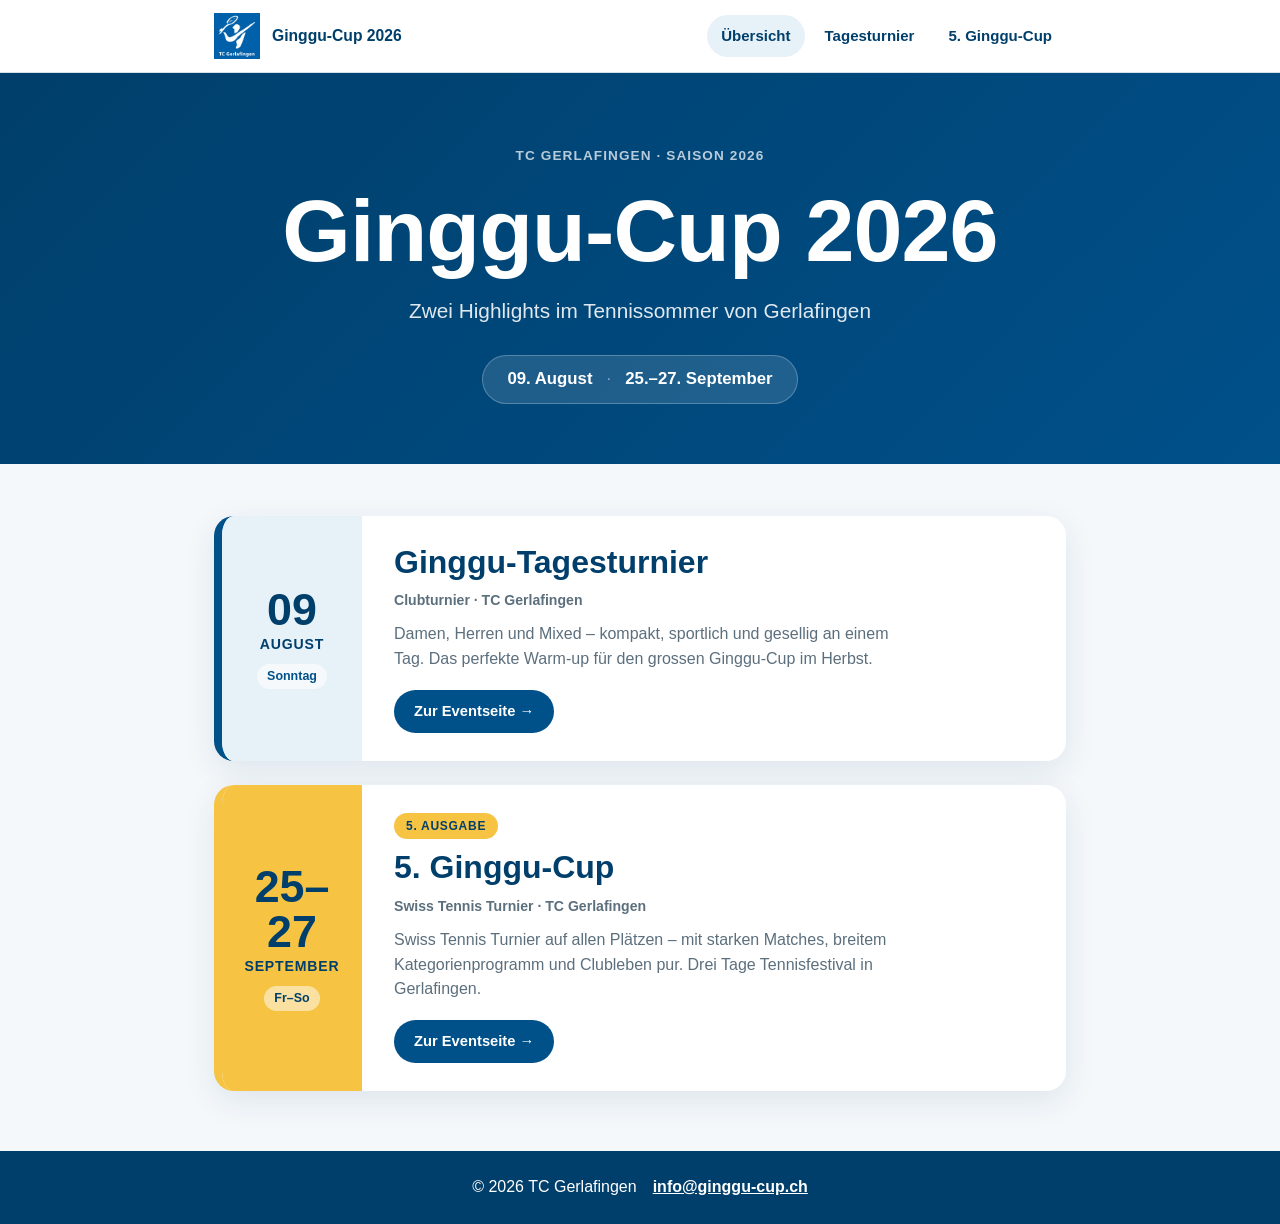
<file: index.html>
<!DOCTYPE html>
<html lang="de">
<head>
<meta charset="UTF-8">
<meta name="viewport" content="width=device-width, initial-scale=1.0">
<title>Ginggu-Cup 2026 – TC Gerlafingen</title>
<link rel="icon" type="image/x-icon" href="assets/favicon.ico">
<link rel="icon" type="image/png" sizes="32x32" href="assets/favicon-32x32.png">
<link rel="icon" type="image/png" sizes="16x16" href="assets/favicon-16x16.png">
<link rel="apple-touch-icon" href="assets/apple-touch-icon.png">
<link rel="stylesheet" href="tcg-global.css">
<link rel="stylesheet" href="style.css">
</head>
<body>
<div class="site-shell">

  <header class="site-header">
    <div class="header-inner">
      <a class="brand" href="https://www.tc-gerlafingen.ch/" aria-label="TC Gerlafingen Webseite">
        <img class="brand-logo" src="assets/tcg-logo-white-on-blue.png" alt="TC Gerlafingen">
        <span class="brand-title">Ginggu-Cup 2026</span>
      </a>
      <button class="nav-toggle" type="button" aria-expanded="false" aria-controls="site-nav">
        <span></span>
        <span></span>
        <span></span>
        <span class="sr-only">Navigation öffnen</span>
      </button>
      <nav class="site-nav" id="site-nav" aria-label="Hauptnavigation">
        <a class="active" href="index.html">Übersicht</a>
        <a href="tagesturnier.html">Tagesturnier</a>
        <a href="ginggu-cup.html">5. Ginggu-Cup</a>
      </nav>
    </div>
  </header>

  <section class="gc-hero">
    <div class="container gc-hero-inner">
      <p class="gc-hero-kicker">TC Gerlafingen · Saison 2026</p>
      <h1>Ginggu-Cup 2026</h1>
      <p class="gc-hero-sub">Zwei Highlights im Tennissommer von Gerlafingen</p>
      <div class="gc-hero-dates">
        <span>09. August</span>
        <span class="gc-hero-sep">·</span>
        <span>25.–27. September</span>
      </div>
    </div>
  </section>

  <main class="container gc-events" id="events">

    <article class="gc-card">
      <div class="gc-card-date">
        <span class="gc-day">09</span>
        <span class="gc-month">August</span>
        <span class="gc-weekday">Sonntag</span>
      </div>
      <div class="gc-card-body">
        <h2>Ginggu-Tagesturnier</h2>
        <p class="gc-card-meta">Clubturnier · TC Gerlafingen</p>
        <p>Damen, Herren und Mixed – kompakt, sportlich und gesellig an einem Tag. Das perfekte Warm-up für den grossen Ginggu-Cup im Herbst.</p>
        <a class="gc-cta" href="tagesturnier.html">Zur Eventseite →</a>
      </div>
    </article>

    <article class="gc-card gc-card--featured">
      <div class="gc-card-date">
        <span class="gc-day">25–27</span>
        <span class="gc-month">September</span>
        <span class="gc-weekday">Fr–So</span>
      </div>
      <div class="gc-card-body">
        <span class="gc-edition-badge">5. Ausgabe</span>
        <h2>5. Ginggu-Cup</h2>
        <p class="gc-card-meta">Swiss Tennis Turnier · TC Gerlafingen</p>
        <p>Swiss Tennis Turnier auf allen Plätzen – mit starken Matches, breitem Kategorienprogramm und Clubleben pur. Drei Tage Tennisfestival in Gerlafingen.</p>
        <a class="gc-cta" href="ginggu-cup.html">Zur Eventseite →</a>
      </div>
    </article>

  </main>

  <footer class="site-footer">
    <div class="container footer-inner">
      <span>&copy; 2026 TC Gerlafingen</span>
      <a href="mailto:info@ginggu-cup.ch">info@ginggu-cup.ch</a>
    </div>
  </footer>

</div>
<script src="gc.js"></script>
</body>
</html>
</file>
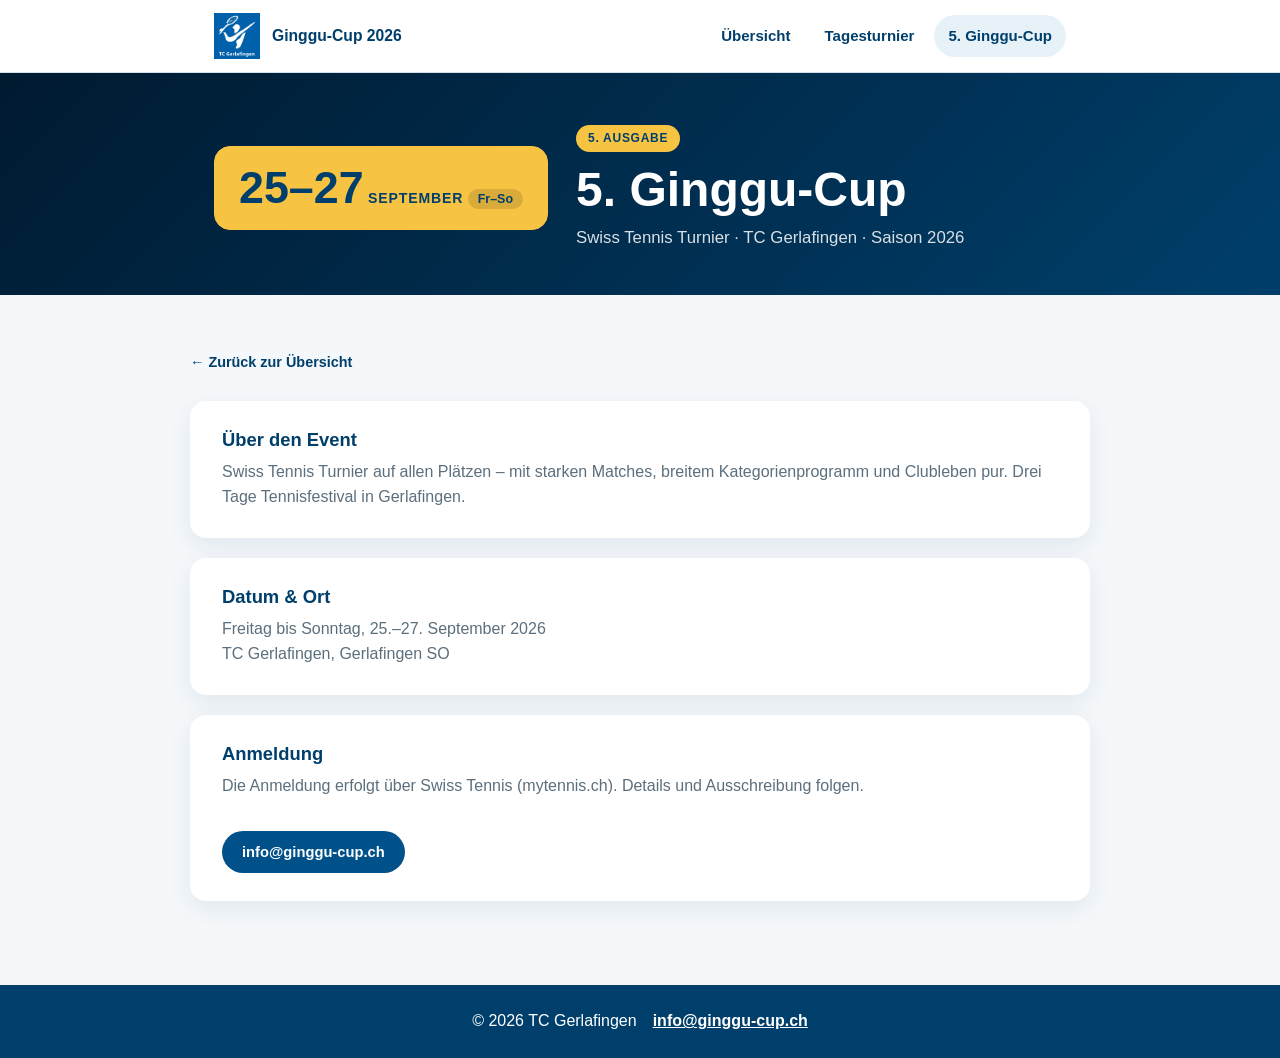
<file: ginggu-cup.html>
<!DOCTYPE html>
<html lang="de">
<head>
<meta charset="UTF-8">
<meta name="viewport" content="width=device-width, initial-scale=1.0">
<title>5. Ginggu-Cup 2026 – TC Gerlafingen</title>
<link rel="icon" type="image/x-icon" href="assets/favicon.ico">
<link rel="icon" type="image/png" sizes="32x32" href="assets/favicon-32x32.png">
<link rel="icon" type="image/png" sizes="16x16" href="assets/favicon-16x16.png">
<link rel="apple-touch-icon" href="assets/apple-touch-icon.png">
<link rel="stylesheet" href="tcg-global.css">
<link rel="stylesheet" href="style.css">
</head>
<body>
<div class="site-shell">

  <header class="site-header">
    <div class="header-inner">
      <a class="brand" href="https://www.tc-gerlafingen.ch/" aria-label="TC Gerlafingen Webseite">
        <img class="brand-logo" src="assets/tcg-logo-white-on-blue.png" alt="TC Gerlafingen">
        <span class="brand-title">Ginggu-Cup 2026</span>
      </a>
      <button class="nav-toggle" type="button" aria-expanded="false" aria-controls="site-nav">
        <span></span>
        <span></span>
        <span></span>
        <span class="sr-only">Navigation öffnen</span>
      </button>
      <nav class="site-nav" id="site-nav" aria-label="Hauptnavigation">
        <a href="index.html">Übersicht</a>
        <a href="tagesturnier.html">Tagesturnier</a>
        <a class="active" href="ginggu-cup.html">5. Ginggu-Cup</a>
      </nav>
    </div>
  </header>

  <section class="gc-subhero gc-subhero--cup">
    <div class="container gc-subhero-inner">
      <div class="gc-subhero-date">
        <span class="gc-day">25–27</span>
        <span class="gc-month">September</span>
        <span class="gc-weekday">Fr–So</span>
      </div>
      <div class="gc-subhero-copy">
        <span class="gc-edition-badge">5. Ausgabe</span>
        <h1>5. Ginggu-Cup</h1>
        <p>Swiss Tennis Turnier · TC Gerlafingen · Saison 2026</p>
      </div>
    </div>
  </section>

  <main class="container gc-detail" id="top">

    <p class="gc-detail-back"><a href="index.html">← Zurück zur Übersicht</a></p>

    <div class="gc-detail-section">
      <h2>Über den Event</h2>
      <p>Swiss Tennis Turnier auf allen Plätzen – mit starken Matches, breitem Kategorienprogramm und Clubleben pur. Drei Tage Tennisfestival in Gerlafingen.</p>
    </div>

    <div class="gc-detail-section">
      <h2>Datum & Ort</h2>
      <p>Freitag bis Sonntag, 25.–27. September 2026<br>TC Gerlafingen, Gerlafingen SO</p>
    </div>

    <div class="gc-detail-section">
      <h2>Anmeldung</h2>
      <p>Die Anmeldung erfolgt über Swiss Tennis (mytennis.ch). Details und Ausschreibung folgen.</p>
      <div class="gc-detail-contact" style="margin-top:14px">
        <a class="gc-cta" href="mailto:info@ginggu-cup.ch">info@ginggu-cup.ch</a>
      </div>
    </div>

  </main>

  <footer class="site-footer">
    <div class="container footer-inner">
      <span>&copy; 2026 TC Gerlafingen</span>
      <a href="mailto:info@ginggu-cup.ch">info@ginggu-cup.ch</a>
    </div>
  </footer>

</div>
<script src="gc.js"></script>
</body>
</html>
</file>
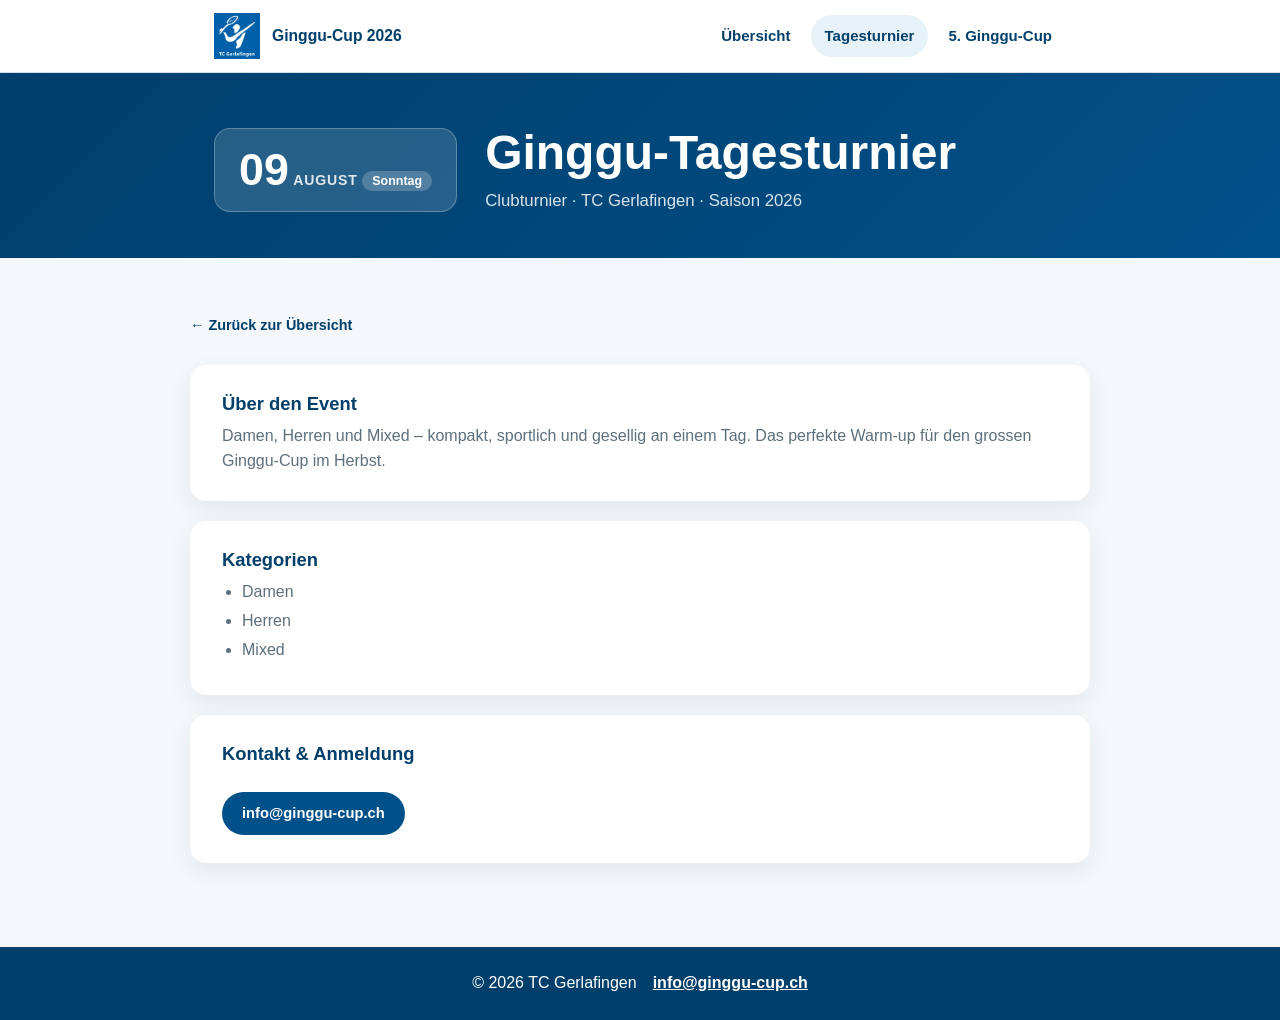
<file: tagesturnier.html>
<!DOCTYPE html>
<html lang="de">
<head>
<meta charset="UTF-8">
<meta name="viewport" content="width=device-width, initial-scale=1.0">
<title>Ginggu-Tagesturnier 2026 – TC Gerlafingen</title>
<link rel="icon" type="image/x-icon" href="assets/favicon.ico">
<link rel="icon" type="image/png" sizes="32x32" href="assets/favicon-32x32.png">
<link rel="icon" type="image/png" sizes="16x16" href="assets/favicon-16x16.png">
<link rel="apple-touch-icon" href="assets/apple-touch-icon.png">
<link rel="stylesheet" href="tcg-global.css">
<link rel="stylesheet" href="style.css">
</head>
<body>
<div class="site-shell">

  <header class="site-header">
    <div class="header-inner">
      <a class="brand" href="https://www.tc-gerlafingen.ch/" aria-label="TC Gerlafingen Webseite">
        <img class="brand-logo" src="assets/tcg-logo-white-on-blue.png" alt="TC Gerlafingen">
        <span class="brand-title">Ginggu-Cup 2026</span>
      </a>
      <button class="nav-toggle" type="button" aria-expanded="false" aria-controls="site-nav">
        <span></span>
        <span></span>
        <span></span>
        <span class="sr-only">Navigation öffnen</span>
      </button>
      <nav class="site-nav" id="site-nav" aria-label="Hauptnavigation">
        <a href="index.html">Übersicht</a>
        <a class="active" href="tagesturnier.html">Tagesturnier</a>
        <a href="ginggu-cup.html">5. Ginggu-Cup</a>
      </nav>
    </div>
  </header>

  <section class="gc-subhero">
    <div class="container gc-subhero-inner">
      <div class="gc-subhero-date">
        <span class="gc-day">09</span>
        <span class="gc-month">August</span>
        <span class="gc-weekday">Sonntag</span>
      </div>
      <div class="gc-subhero-copy">
        <h1>Ginggu-Tagesturnier</h1>
        <p>Clubturnier · TC Gerlafingen · Saison 2026</p>
      </div>
    </div>
  </section>

  <main class="container gc-detail" id="top">

    <p class="gc-detail-back"><a href="index.html">← Zurück zur Übersicht</a></p>

    <div class="gc-detail-section">
      <h2>Über den Event</h2>
      <p>Damen, Herren und Mixed – kompakt, sportlich und gesellig an einem Tag. Das perfekte Warm-up für den grossen Ginggu-Cup im Herbst.</p>
    </div>

    <div class="gc-detail-section">
      <h2>Kategorien</h2>
      <ul>
        <li>Damen</li>
        <li>Herren</li>
        <li>Mixed</li>
      </ul>
    </div>

    <div class="gc-detail-section">
      <h2>Kontakt & Anmeldung</h2>
      <div class="gc-detail-contact">
        <a class="gc-cta" href="mailto:info@ginggu-cup.ch">info@ginggu-cup.ch</a>
      </div>
    </div>

  </main>

  <footer class="site-footer">
    <div class="container footer-inner">
      <span>&copy; 2026 TC Gerlafingen</span>
      <a href="mailto:info@ginggu-cup.ch">info@ginggu-cup.ch</a>
    </div>
  </footer>

</div>
<script src="gc.js"></script>
</body>
</html>
</file>
<file: tcg-global.css>
:root{
  color-scheme:light;

  --tcg-color-primary:#00508a;
  --tcg-color-primary-dark:#003f6b;
  --tcg-color-primary-light:#e7f1f8;
  --tcg-color-on-primary:#ffffff;

  --tcg-color-secondary:#1f6f9f;
  --tcg-color-secondary-light:#d9ecf7;
  --tcg-color-accent:#d6a72c;
  --tcg-color-accent-muted:#fff7dc;
  --tcg-color-interclub:#f6c343;
  --tcg-color-interclub-rgb:246,195,67;
  --tcg-color-interclub-muted:#fff3cd;

  --tcg-color-bg:#f4f8fb;
  --tcg-color-surface:#ffffff;
  --tcg-color-surface-muted:#eef5f9;

  --tcg-color-text:#002b49;
  --tcg-color-text-muted:#5c6f7d;

  --tcg-color-border:#d4e1ea;
  --tcg-color-shadow:rgba(0,43,73,.10);

  --tcg-screen-bg:#00508a;
  --tcg-screen-surface:#003f6b;
  --tcg-screen-surface-muted:#1f6f9f;
  --tcg-screen-border:#d4e1ea;
  --tcg-screen-border-soft:rgba(212,225,234,.32);
  --tcg-screen-text:#f4f8fb;
  --tcg-screen-text-muted:#b8c8d4;
  --tcg-screen-shadow:rgba(0,0,0,.35);
}
</file>
<file: style.css>
/* ===== Reset & Base ===== */

*{box-sizing:border-box}

html{
  scroll-behavior:smooth;
  scroll-padding-top:86px;
}

body{
  margin:0;
  font-family:Arial,Helvetica,sans-serif;
  background:var(--tcg-color-bg);
  color:var(--tcg-color-text);
  line-height:1.55;
}

h1,h2,h3{
  color:var(--tcg-color-primary-dark);
  line-height:1.15;
  margin:0;
}

p{margin:12px 0 0}

a{color:var(--tcg-color-primary);text-decoration:none;font-weight:700}

.container{
  max-width:900px;
  margin:0 auto;
  padding:0 24px;
}

/* ===== Site-Header ===== */

.site-shell{min-height:100vh}

.site-header{
  background:rgba(255,255,255,.96);
  border-bottom:1px solid var(--tcg-color-border);
  position:sticky;
  top:0;
  z-index:20;
}

.header-inner{
  align-items:center;
  display:flex;
  gap:22px;
  justify-content:space-between;
  margin:0 auto;
  max-width:900px;
  min-height:72px;
  padding:10px 24px;
}

.brand{
  align-items:center;
  display:inline-flex;
  gap:12px;
  min-width:200px;
  text-decoration:none;
}

.brand-logo{
  display:block;
  flex:0 0 auto;
  height:46px;
  width:46px;
}

.brand-title{
  color:var(--tcg-color-primary-dark);
  font-size:.98rem;
  font-weight:800;
  line-height:1.15;
  white-space:nowrap;
}

.site-nav{
  align-items:center;
  display:flex;
  gap:6px;
}

.site-nav a{
  border-radius:999px;
  color:var(--tcg-color-primary-dark);
  font-size:.94rem;
  font-weight:700;
  padding:9px 14px;
  text-decoration:none;
  white-space:nowrap;
}

.site-nav a:hover,
.site-nav a.active{background:var(--tcg-color-primary-light)}

.site-nav .nav-cta{
  background:var(--tcg-color-primary);
  color:#fff !important;
  margin-left:4px;
}

.site-nav .nav-cta:hover{background:var(--tcg-color-primary-dark)}

.nav-toggle{
  align-items:center;
  background:#fff;
  border:1px solid var(--tcg-color-border);
  border-radius:8px;
  display:none;
  height:42px;
  justify-content:center;
  padding:0;
  width:42px;
}

.nav-toggle span:not(.sr-only){
  background:var(--tcg-color-primary-dark);
  border-radius:999px;
  display:block;
  height:2px;
  position:absolute;
  width:18px;
}

.nav-toggle span:nth-child(1){transform:translateY(-6px)}
.nav-toggle span:nth-child(3){transform:translateY(6px)}

.sr-only{height:1px;overflow:hidden;position:absolute;width:1px}

/* ===== Hero ===== */

.gc-hero{
  background:linear-gradient(135deg,var(--tcg-color-primary-dark),var(--tcg-color-primary));
  color:#fff;
  padding:72px 0 60px;
  text-align:center;
}

.gc-hero-inner{
  display:flex;
  flex-direction:column;
  align-items:center;
  gap:10px;
}

.gc-hero-kicker{
  font-size:.85rem;
  font-weight:800;
  letter-spacing:.08em;
  text-transform:uppercase;
  color:rgba(255,255,255,.72);
  margin:0;
}

.gc-hero h1{
  font-size:clamp(2.6rem,7vw,5.5rem);
  color:#fff;
  letter-spacing:-.01em;
  margin:4px 0 0;
}

.gc-hero-sub{
  font-size:clamp(1rem,2.2vw,1.3rem);
  color:rgba(255,255,255,.88);
  max-width:520px;
  margin:4px 0 0;
}

.gc-hero-dates{
  display:flex;
  align-items:center;
  gap:14px;
  margin-top:18px;
  background:rgba(255,255,255,.12);
  border-radius:999px;
  padding:10px 24px;
  font-size:1.05rem;
  font-weight:800;
  color:#fff;
  border:1px solid rgba(255,255,255,.25);
}

.gc-hero-sep{
  color:rgba(255,255,255,.45);
  font-weight:400;
}

/* ===== Event Cards ===== */

.gc-events{
  display:grid;
  gap:24px;
  padding:52px 24px 60px;
}

.gc-card{
  background:#fff;
  border-radius:20px;
  box-shadow:0 10px 32px rgba(0,43,73,.09);
  border-left:8px solid var(--tcg-color-primary);
  display:grid;
  grid-template-columns:140px 1fr;
  gap:0;
  overflow:hidden;
}

.gc-card--featured{
  border-left-color:var(--tcg-color-interclub);
}

.gc-card-date{
  background:var(--tcg-color-primary-light);
  display:flex;
  flex-direction:column;
  align-items:center;
  justify-content:center;
  padding:28px 20px;
  gap:2px;
  text-align:center;
}

.gc-card--featured .gc-card-date{
  background:var(--tcg-color-interclub);
}

.gc-day{
  font-size:2.8rem;
  font-weight:900;
  color:var(--tcg-color-primary-dark);
  line-height:1;
}

.gc-card--featured .gc-day{
  color:var(--tcg-color-primary-dark);
}

.gc-month{
  font-size:.88rem;
  font-weight:800;
  color:var(--tcg-color-primary-dark);
  text-transform:uppercase;
  letter-spacing:.06em;
}

.gc-weekday{
  font-size:.78rem;
  font-weight:700;
  color:var(--tcg-color-primary);
  background:rgba(255,255,255,.6);
  border-radius:999px;
  padding:3px 10px;
  margin-top:6px;
  white-space:nowrap;
}

.gc-card--featured .gc-weekday{
  color:var(--tcg-color-primary-dark);
  background:rgba(255,255,255,.5);
}

.gc-card-body{
  padding:28px 32px;
}

.gc-edition-badge{
  display:inline-block;
  background:var(--tcg-color-interclub);
  color:var(--tcg-color-primary-dark);
  font-size:.75rem;
  font-weight:900;
  letter-spacing:.06em;
  text-transform:uppercase;
  border-radius:999px;
  padding:4px 12px;
  margin-bottom:10px;
}

.gc-card-body h2{
  font-size:clamp(1.4rem,3vw,2rem);
  color:var(--tcg-color-primary-dark);
  margin:0;
}

.gc-card-meta{
  font-size:.88rem;
  font-weight:700;
  color:var(--tcg-color-text-muted);
  margin:6px 0 0;
}

.gc-card-body p{
  color:var(--tcg-color-text-muted);
  margin:10px 0 0;
  max-width:520px;
  line-height:1.55;
}

.gc-cta{
  display:inline-block;
  margin-top:18px;
  background:var(--tcg-color-primary);
  color:#fff !important;
  border-radius:999px;
  padding:10px 20px;
  font-size:.92rem;
  font-weight:700;
  text-decoration:none;
}

.gc-cta:hover{background:var(--tcg-color-primary-dark)}

/* ===== Footer ===== */

.site-footer{
  background:var(--tcg-color-primary-dark);
  color:#fff;
  padding:24px 18px;
  text-align:center;
}

.footer-inner{
  align-items:center;
  display:flex;
  flex-wrap:wrap;
  gap:16px;
  justify-content:center;
}

.site-footer a{color:#fff;text-decoration:underline}

/* ===== Unterseiten ===== */

.gc-subhero{
  background:linear-gradient(135deg,var(--tcg-color-primary-dark),var(--tcg-color-primary));
  color:#fff;
  padding:52px 0 44px;
}

.gc-subhero--cup{
  background:linear-gradient(135deg,#001a30,#003f6b);
}

.gc-subhero-inner{
  display:flex;
  align-items:center;
  gap:28px;
}

.gc-subhero-date{
  flex:0 0 auto;
  background:rgba(255,255,255,.15);
  border-radius:16px;
  padding:18px 24px;
  text-align:center;
  border:1px solid rgba(255,255,255,.25);
}

.gc-subhero--cup .gc-subhero-date{
  background:var(--tcg-color-interclub);
  border-color:var(--tcg-color-interclub);
}

.gc-subhero-date .gc-day{color:#fff}
.gc-subhero-date .gc-month{color:rgba(255,255,255,.85)}
.gc-subhero-date .gc-weekday{background:rgba(255,255,255,.2);color:#fff}

.gc-subhero--cup .gc-subhero-date .gc-day,
.gc-subhero--cup .gc-subhero-date .gc-month{color:var(--tcg-color-primary-dark)}
.gc-subhero--cup .gc-subhero-date .gc-weekday{
  background:rgba(0,0,0,.12);
  color:var(--tcg-color-primary-dark);
}

.gc-subhero-copy h1{
  color:#fff;
  font-size:clamp(1.8rem,4vw,3rem);
}

.gc-subhero-copy .gc-edition-badge{margin-bottom:10px}

.gc-subhero-copy p{
  color:rgba(255,255,255,.85);
  margin:8px 0 0;
  font-size:1.05rem;
}

.gc-detail{padding:44px 0 64px}

.gc-detail-back{
  font-size:.9rem;
  font-weight:700;
  margin-bottom:28px;
}

.gc-detail-back a{
  color:var(--tcg-color-primary-dark);
  text-decoration:none;
}

.gc-detail-back a:hover{text-decoration:underline}

.gc-detail-section{
  background:#fff;
  border-radius:16px;
  padding:28px 32px;
  box-shadow:0 8px 24px rgba(0,43,73,.08);
  margin-bottom:20px;
}

.gc-detail-section h2{
  font-size:1.15rem;
  color:var(--tcg-color-primary-dark);
  margin:0 0 10px;
}

.gc-detail-section p{
  color:var(--tcg-color-text-muted);
  margin:0;
}

.gc-detail-section ul{
  margin:8px 0 0;
  padding-left:20px;
  color:var(--tcg-color-text-muted);
}

.gc-detail-section ul li{margin-bottom:4px}

.gc-detail-contact{
  display:flex;
  align-items:center;
  gap:12px;
  flex-wrap:wrap;
}

/* ===== Mobile ===== */

@media(max-width:820px){
  .header-inner{min-height:64px}
  .brand{min-width:0}
  .brand-logo{height:42px;width:42px}
  .brand-title{font-size:.92rem}
  .nav-toggle{display:inline-flex;position:relative}
  .site-nav{
    background:#fff;
    border-bottom:1px solid var(--tcg-color-border);
    border-top:1px solid var(--tcg-color-border);
    display:none;
    flex-direction:column;
    left:0;
    padding:10px 24px 16px;
    position:absolute;
    right:0;
    top:64px;
  }
  .site-nav.is-open{display:flex}
  .site-nav a{width:100%}
  .site-nav .nav-cta{margin-left:0;text-align:center}
  .gc-hero{padding:52px 0 44px}
  .gc-subhero-inner{flex-direction:column;align-items:flex-start;gap:16px}
  .gc-subhero{padding:36px 0 30px}
  .gc-card{grid-template-columns:100px 1fr}
  .gc-day{font-size:2rem}
  .gc-card-body{padding:20px 20px}
}

@media(max-width:560px){
  .gc-card{
    grid-template-columns:1fr;
  }
  .gc-card-date{
    flex-direction:row;
    justify-content:flex-start;
    gap:12px;
    padding:16px 20px;
    border-left:none;
    border-bottom:4px solid var(--tcg-color-primary);
  }
  .gc-card--featured .gc-card-date{
    border-bottom-color:var(--tcg-color-interclub);
  }
  .gc-weekday{margin-top:0}
  .gc-day{font-size:1.8rem}
}
</file>
